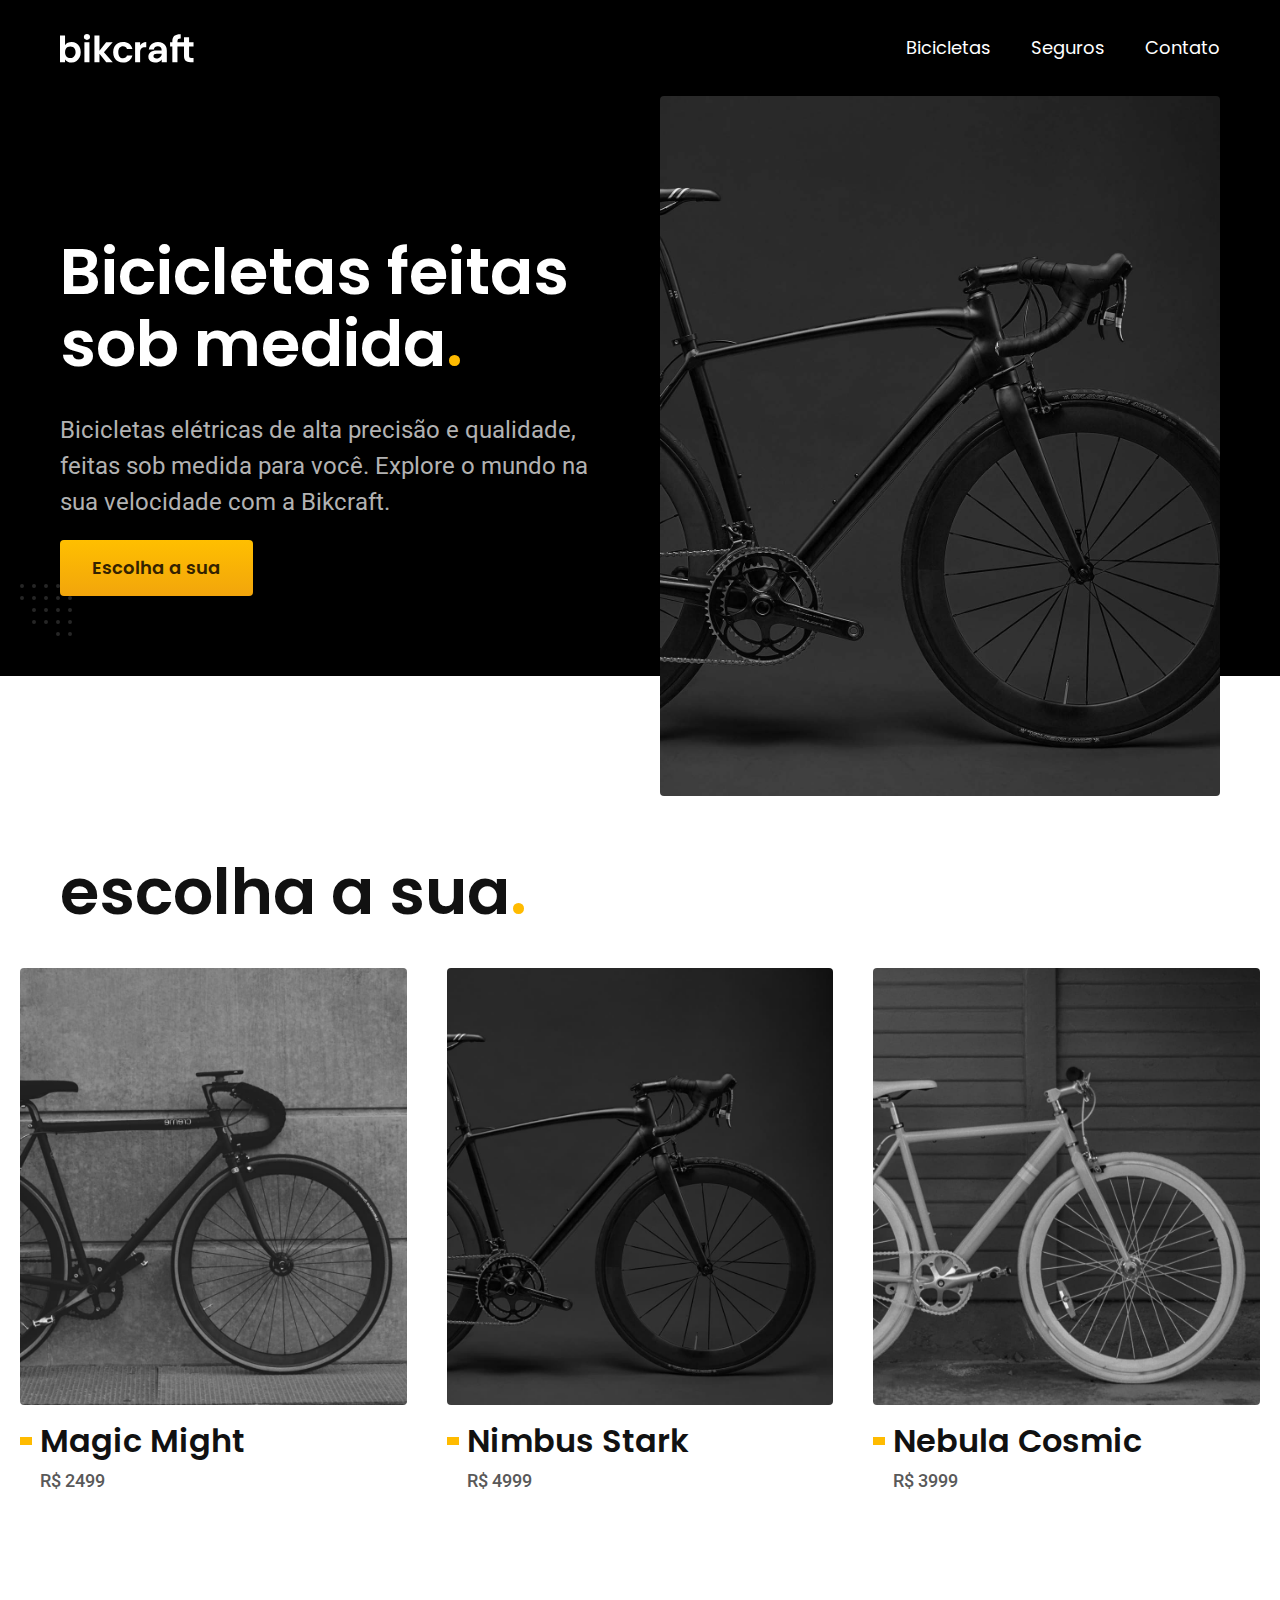
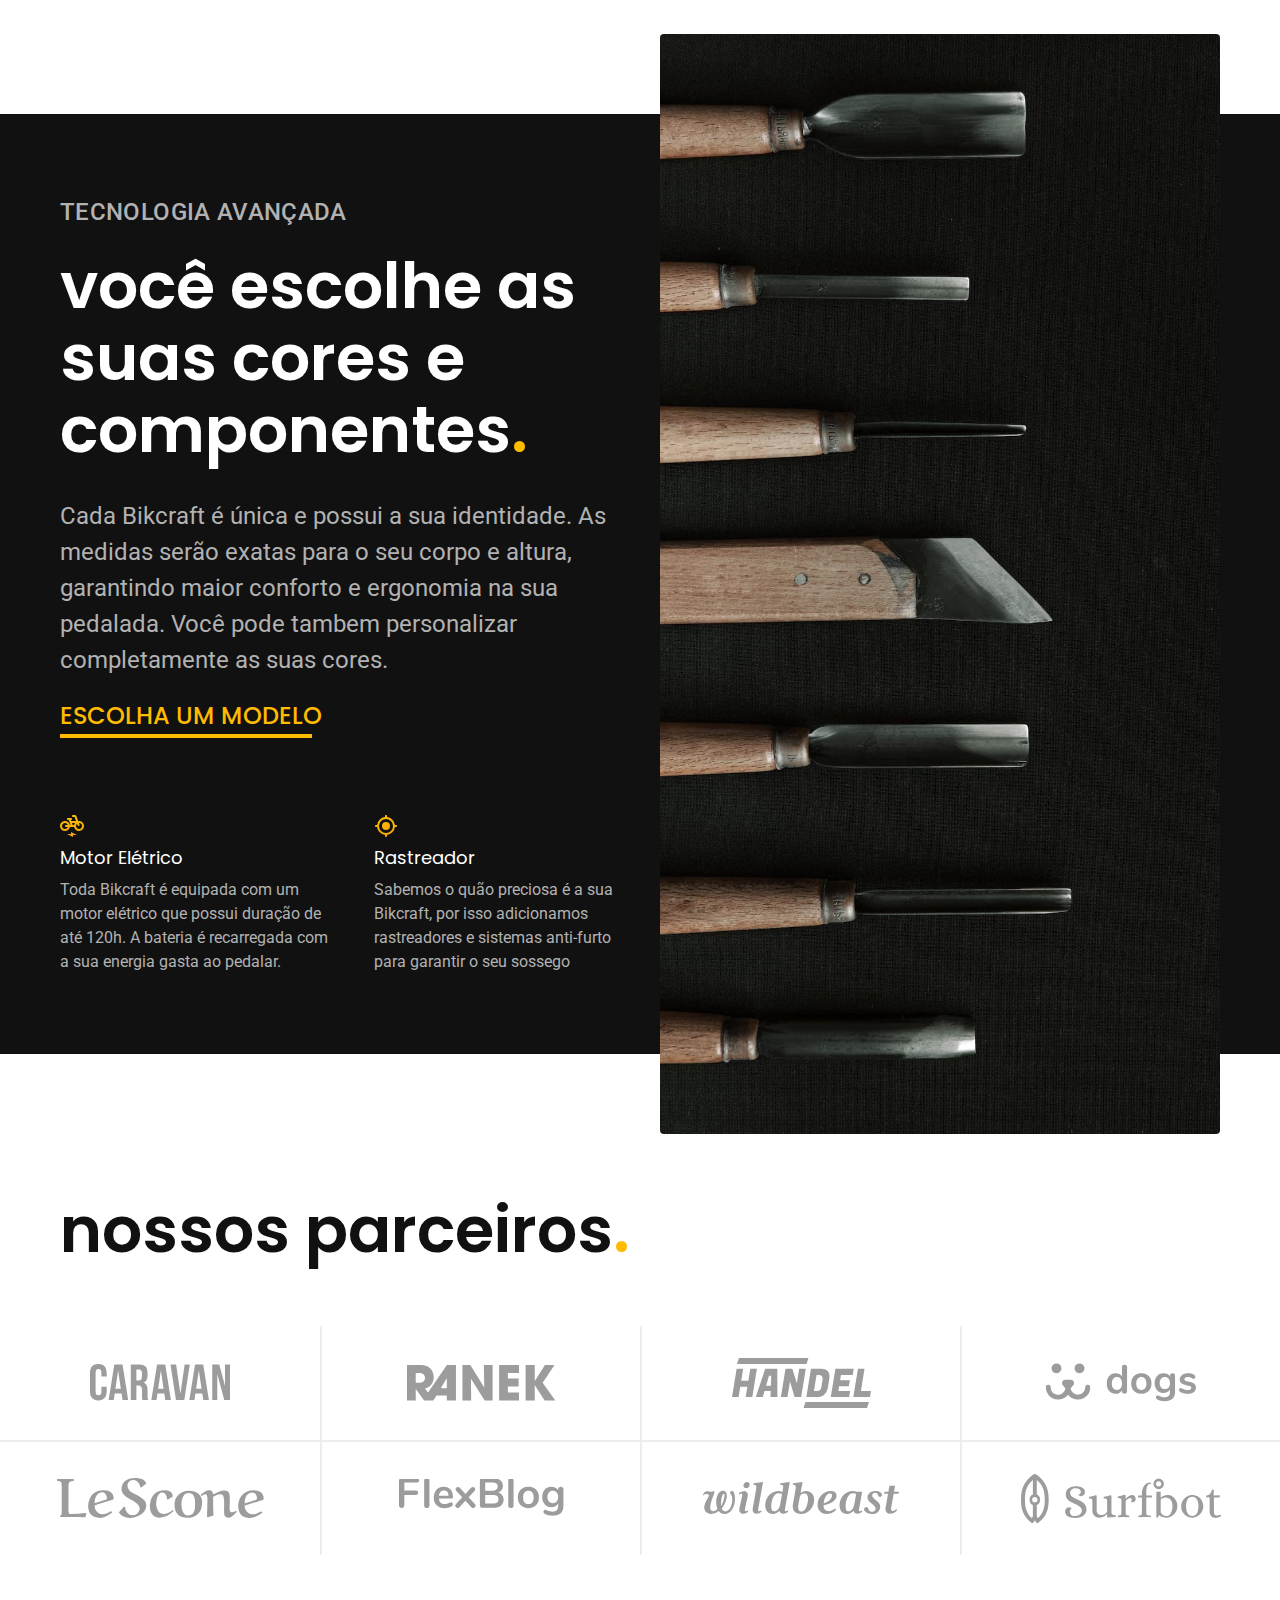
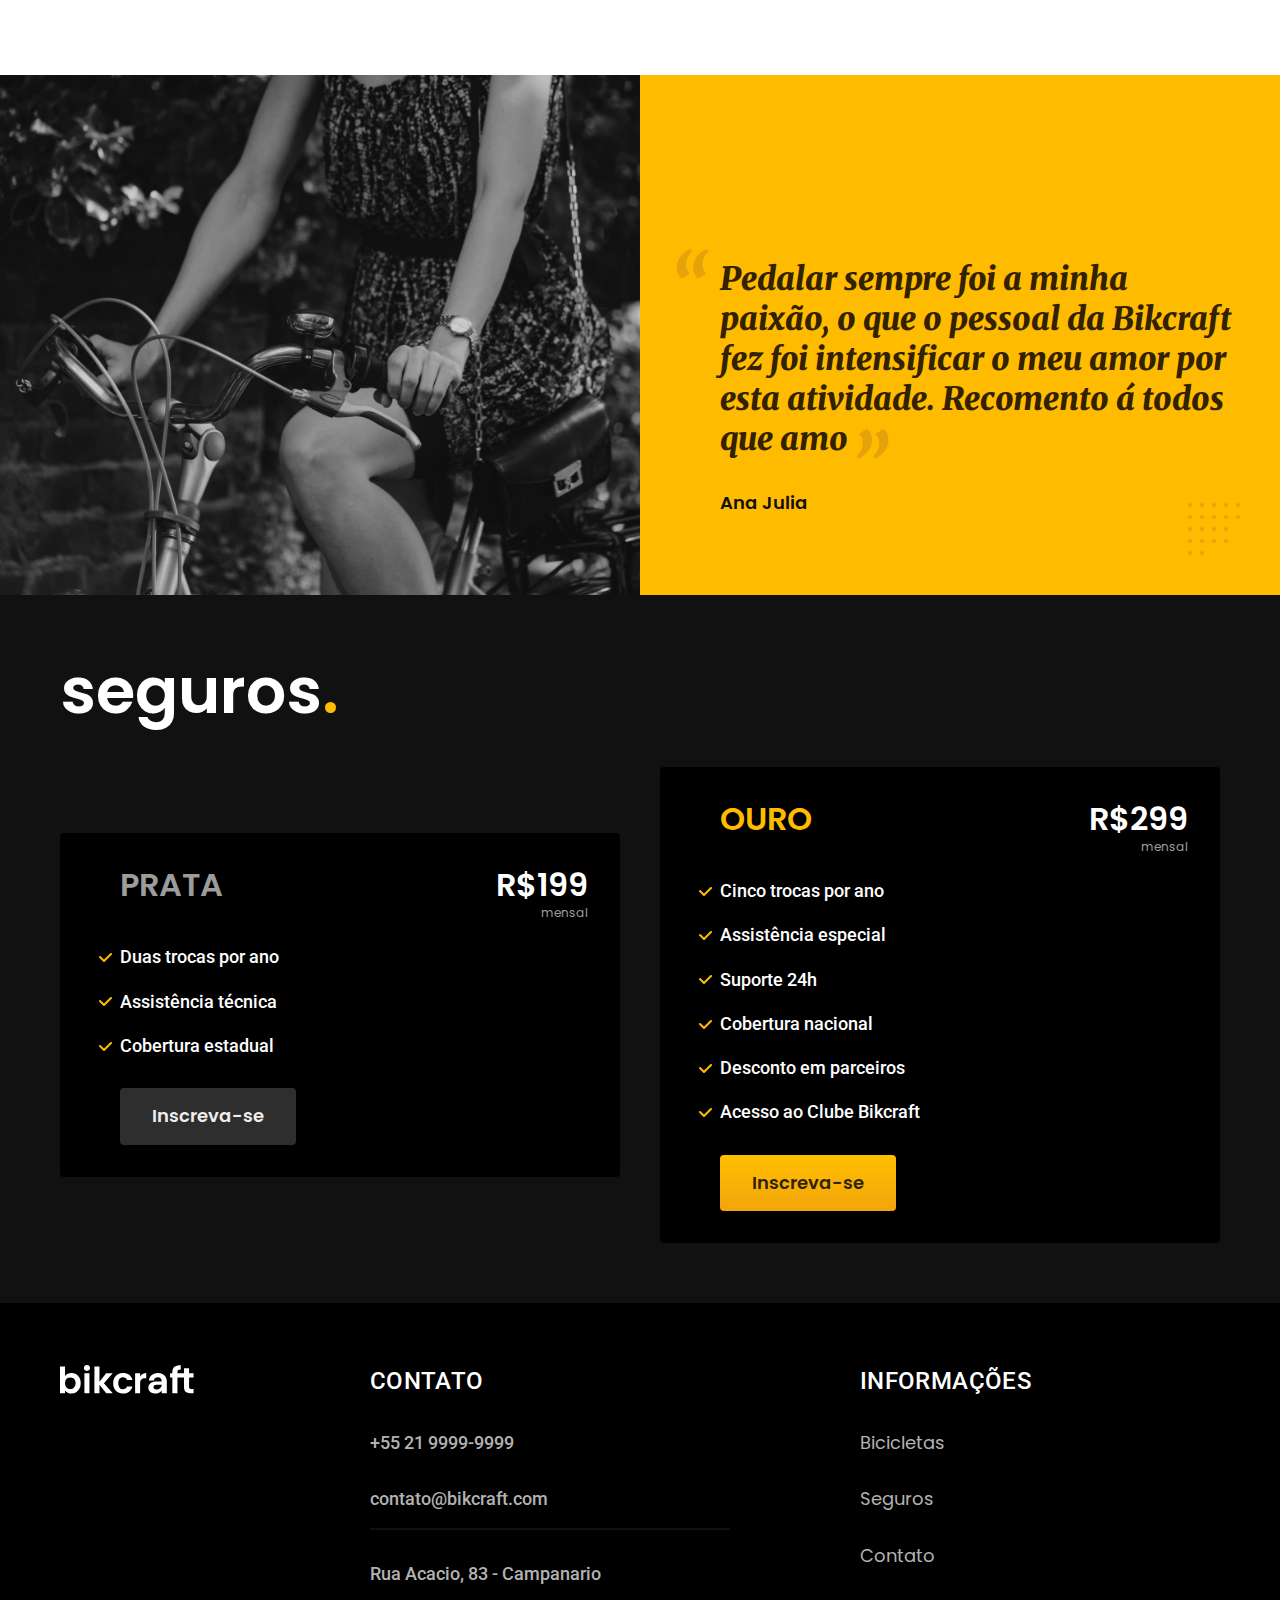
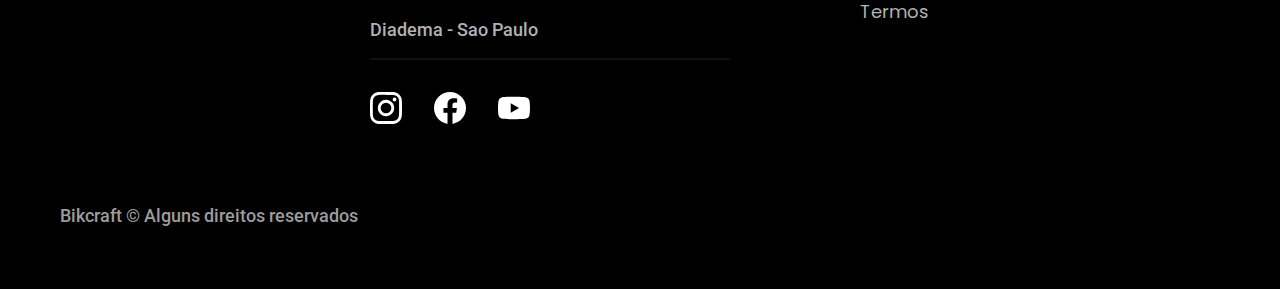
<file: index.html>
<!DOCTYPE html>
<html lang="pt-br">

<head>
  <meta charset="UTF-8">
  <meta http-equiv="X-UA-Compatible" content="IE=edge">
  <meta name="viewport" content="width=device-width, initial-scale=1.0">
  <meta name="description" content="Bicicletas elétricas de alta precisao e qualidade, feitas sob medida para o cliente. Explore o mundo na sua velocidade com a Bikcraft.">

  <link rel="preload" href="../css/style.min.css" as="style">
  <link rel="stylesheet" href="../css/style.min.css">

  <!--FONTS-->
  <link rel="preconnect" href="https://fonts.googleapis.com">
  <link rel="preconnect" href="https://fonts.gstatic.com" crossorigin>
  <link href="https://fonts.googleapis.com/css2?family=Merriweather:ital,wght@1,900&family=Poppins:wght@400;600&family=Roboto:wght@400;500&display=swap" rel="stylesheet">

  <title>Bikecraft - Bicicletas Elétricas</title>

  <script>
    document.documentElement.classList.add('js')
  </script>

</head>

<body>

  <header class="header-bg">
    <div class="header container">
      <a href="../"> <img src="../img/bikcraft.svg" width="136" height="32" alt="Bikecraft"></a>

      <nav aria-label="primaria">
        <ul class="header-menu font-1-m cor-0">
          <li><a href="../bicicletas.html">Bicicletas</a></li>
          <li><a href="../seguros.html">Seguros</a></li>
          <li><a href="../contato.html">Contato</a></li>
        </ul>
      </nav>
    </div>
  </header>

  <main class="introducao-bg">
    <div class="introducao container">
      <div class="introducao-conteudo">
        <h1 class="font-1-xxl cor-0 fadeInDown" data-anime="200">Bicicletas feitas sob medida<span class="cor-p1">.</span></h1>
        <p class="font-2-l cor-5 fadeInDown" data-anime="400">Bicicletas elétricas de alta precisão e qualidade, feitas sob medida para você.
          Explore o mundo na sua velocidade com a Bikcraft.
        </p>
        <a class="botao fadeInDown" href="../bicicletas.html" data-anime="600">Escolha a sua</a>
      </div>

      <picture data-anime="800" class="fadeInDown">
        <source media="(max-width: 800px)" srcset="../img/bicicletas/nimbus.jpg">
        <img src="../img/fotos/introducao.jpg" width="1280" height="1600" alt="Bicicletas elétricas preta.">
      </picture>
    </div>
  </main>

  <article class="bicicletas-lista">
    <h2 class="font-1-xxl container">escolha a sua<span class="cor-p1">.</span></h2>
    <ul>
      <li>
        <a href="../bicicletas/magic.html">
          <img src="../img/bicicletas/magic-home.jpg" width="920" height="1040" alt="Bicicleta preta">
          <h3 class="font-1-xl">Magic Might</h3>
          <span class="font-2-m cor-8">R$ 2499</span>
        </a>
      </li>

      <li>
        <a href="../bicicletas/nimbus.html">
          <img src="../img/bicicletas/nimbus-home.jpg" width="920" height="1040" alt="Bicicleta preta">
          <h3 class="font-1-xl">Nimbus Stark</h3>
          <span class="font-2-m cor-8">R$ 4999</span>
        </a>
      </li>

      <li>
        <a href="../bicicletas/nebula.html">
          <img src="../img/bicicletas/nebula-home.jpg" width="920" height="1040" alt="Bicicleta preta">
          <h3 class="font-1-xl">Nebula Cosmic</h3>
          <span class="font-2-m cor-8">R$ 3999</span>
        </a>
      </li>
    </ul>
  </article>

  <article class="tecnologia-bg">
    <div class="tecnologia container">
      <div class="tecnologia-conteudo">
        <span class="font-2-l-b cor-5">Tecnologia Avançada</span>
        <h2 class="font-1-xxl cor-0">você escolhe as suas cores e componentes<span class="cor-p1">.</span></h2>
        <p class="font-2-l cor-5">Cada Bikcraft é única e possui a sua identidade. As medidas serão exatas para o seu
          corpo e altura, garantindo maior conforto e ergonomia na sua pedalada. Você
          pode tambem personalizar completamente as suas cores.
        </p>
        <a class="link" href="../bicicletas.html">Escolha um modelo</a>

        <div class="tecnologia-vantagens">
          <div>
            <img src="../img/icones/eletrica.svg" width="24" height="24" alt="">
            <h3 class="font-1-m cor-0">Motor Elétrico</h3>
            <p class="font-2-s cor-5">Toda Bikcraft é equipada com um motor elétrico que possui duração de até 120h. A bateria é recarregada com a sua energia gasta ao pedalar.</p>
          </div>

          <div>
            <img src="../img/icones/rastreador.svg" width="24" height="24" alt="">
            <h3 class="font-1-m cor-0">Rastreador</h3>
            <p class="font-2-s cor-5">Sabemos o quão preciosa é a sua Bikcraft, por isso adicionamos rastreadores e sistemas anti-furto para garantir o seu sossego</p>
          </div>
        </div>
      </div>
      <div class="tecnologia-imagem">
        <img src="../img/fotos/tecnologia.jpg" width="1200" height="1920" alt="">
      </div>
    </div>
  </article>

  <section class="parceiros" aria-label="Nossos Parceiros">
    <h2 class="font-1-xxl container">nossos parceiros<span class="cor-p1">.</span></h2>
    <ul>
      <li><img src="../img/parceiros/caravan.svg" width="140" height="38" alt="caravan"></li>
      <li><img src="../img/parceiros/ranek.svg" width="149" height="36" alt="ranek"></li>
      <li><img src="../img/parceiros/handel.svg" width="139" height="50" alt="handel"></li>
      <li><img src="../img/parceiros/dogs.svg" width="152" height="39" alt="dogs"></li>
      <li><img src="../img/parceiros/lescone.svg" width="208" height="41" alt="lescone"></li>
      <li><img src="../img/parceiros/flexblog.svg" width="165" height="38" alt="flexblog"></li>
      <li><img src="../img/parceiros/wildbeast.svg" width="196" height="34" alt="wildbeast"></li>
      <li><img src="../img/parceiros/surfbot.svg" width="200" height="49" alt="surfbot"></li>
    </ul>
  </section>

  <section class="depoimento" aria-label="Depoimento">
    <div>
      <img src="../img/fotos/depoimento.jpg" width="1560" height="1360" alt="Pessoa pedalando uma bicicleta Bikcraft">
    </div>
    <div class="depoimento-conteudo">
      <blockquote class="font-1-xl cor-p5">
        <p>Pedalar sempre foi a minha paixão, o que o pessoal da Bikcraft fez foi intensificar o meu amor por esta atividade. Recomento á todos que amo</p>
      </blockquote>
      <span class="font-1-m-b cor-p4">Ana Julia</span>
    </div>
  </section>

  <article class="seguros-bg">
    <div class="seguros container">
      <h2 class="font-1-xxl cor-0">seguros<span class="cor-p1">.</span></h2>
      <div class="seguros-item">
        <h3 class="font-1-xl cor-6">PRATA</h3>
        <span class="font-1-xl cor-0">R$199 <span class="font-1-xs cor-6">mensal</span></span>
        <ul class="font-2-m cor-0">
          <li>Duas trocas por ano</li>
          <li>Assistência técnica</li>
          <li>Cobertura estadual</li>
        </ul>
        <a class="botao secundario" href="../orcamento.html">Inscreva-se</a>
      </div>

      <div class="seguros-item">
        <h3 class="font-1-xl cor-p1">OURO</h3>
        <span class="font-1-xl cor-0">R$299 <span class="font-1-xs cor-6">mensal</span></span>
        <ul class="font-2-m cor-0">
          <li>Cinco trocas por ano</li>
          <li>Assistência especial</li>
          <li>Suporte 24h</li>
          <li>Cobertura nacional</li>
          <li>Desconto em parceiros</li>
          <li>Acesso ao Clube Bikcraft</li>
        </ul>
        <a class="botao" href="../orcamento.html">Inscreva-se</a>
      </div>
    </div>
  </article>

  <footer class="footer-bg">
    <div class="footer container">
      <img src="../img/bikcraft.svg" width="136" height="32" alt="Bikcraft">
      <div class="footer-contato">
        <h3 class="font-2-l-b cor-0">contato</h3>
        <ul class="font-2-m cor-5">
          <li><a href="tel+5521999999999">+55 21 9999-9999</a></li>
          <li><a href="mailto:contato@bikcraft.com">contato@bikcraft.com</a></li>
          <li>Rua Acacio, 83 - Campanario</li>
          <li>Diadema - Sao Paulo</li>
        </ul>
        <div class="footer-redes">
          <a href="../">
            <img src="../img/redes/instagram.svg" width="32" height="32" alt="instagram">
          </a>
          <a href="../">
            <img src="../img/redes/facebook.svg" width="32" height="32" alt="Facebook">
          </a>

          <a href="../">
            <img src="../img/redes/youtube.svg" width="32" height="32" alt="Youtube">
          </a>
        </div>
      </div>
      <div class="footer-informacoes">
        <h3 class="font-2-l-b cor-0">Informações</h3>
        <nav>
          <ul class="font-1-m cor-5">
            <li> <a href="../bicicletas.html">Bicicletas</a></li>
            <li> <a href="./seguros.html">Seguros</a></li>
            <li> <a href="./contato.html">Contato</a></li>
            <li> <a href="./termos.html">Termos</a></li>
          </ul>
        </nav>
      </div>
      <p class=" footer-copy font-2-m cor-6">Bikcraft © Alguns direitos reservados</p>
    </div>
  </footer>

  <script src="./js/plugins/simple-anime.js"></script>

  <script src="./js/app.js"></script>
</body>

</html>
</file>
<file: css/style.min.css>
.header-bg{background-color:var(--cor-12)}.header{display:flex;flex-wrap:wrap;gap:20px;justify-content:space-between;align-items:center;padding-top:20px;padding-bottom:20px}.header-menu{display:flex;gap:40px;flex-wrap:wrap}.header-menu a{padding:16px 0;position:relative;display:inline-block;color:var(--cor-0)}.header-menu a::after{content:'';position:absolute;display:block;height:2px;width:0;background-color:var(--cor-0);margin-top:4px;transition:.3s}.header-menu a.ativo::after,.header-menu a:hover:after{width:100%}.font-1-xs{font:400 0.75rem/1.35 Poppins,sans-serif}.font-2-xs{font:400 0.875rem/1.4 Roboto,sans-serif}.font-1-s{font:400 1rem/1.5 Poppins,sans-serif}.font-2-s{font:400 1rem/1.5 Roboto,sans-serif}.font-1-m,.font-1-m-b{font:400 1.125rem/1.35 Poppins,sans-serif}.font-1-m-b{font-weight:600}.font-2-m{font:500 1.125rem/1.35 Roboto,sans-serif}.font-1-l{font:400 1.5rem/1.5 Poppins,sans-serif}.font-2-l,.font-2-l-b{font:400 1.5rem/1.5 Roboto,sans-serif}.font-2-l-b{font-weight:500;letter-spacing:.015em;text-transform:uppercase}.font-1-xl{font:600 2rem/1.25 Poppins,sans-serif}.font-2-xl{font:500 2rem/1.125 Roboto,sans-serif}.font-1-xxl{font:600 4rem/1.125 Poppins,sans-serif}.tecnologia-bg{background-color:var(--cor-11);box-shadow:inset 0 80px var(--cor-0),inset 0 -80px var(--cor-0)}.tecnologia{display:grid;grid-template-columns:1fr 1fr;gap:40px}.tecnologia-imagem img{width:100%;height:100%;object-fit:cover;object-position:left}.tecnologia-conteudo{padding-top:160px;padding-bottom:160px}.tecnologia-conteudo>span{margin-bottom:20px;display:block}.tecnologia-conteudo h2{margin-bottom:32px}.tecnologia-conteudo>p{margin-bottom:20px}.tecnologia a{display:block;margin-bottom:80px}.tecnologia-vantagens{display:flex;gap:40px}.tecnologia-vantagens h3{margin-bottom:8px;width:max-content}.tecnologia-vantagens img{width:24px;margin-bottom:8px}.parceiros{padding-top:60px;padding-bottom:120px}.parceiros h2{margin-bottom:60px}.parceiros ul{max-width:1400px;margin:0 auto;display:grid;grid-template-columns:repeat(4,1fr)}.parceiros li{padding:32px;display:flex;border-left:2px solid var(--cor-2)}.parceiros li:first-child,.parceiros li:nth-child(5){border-left:none}.parceiros li:nth-child(n+5){border-top:2px solid var(--cor-2)}.parceiros img{margin:auto}body{margin:0;font-family:Arial,Helvetica,sans-serif;color:#111}ul{padding:0;list-style:none}blockquote,dd,h1,h2,h3,h4,p,ul{margin:0}a{text-decoration:none;color:inherit}img{max-width:100%;height:auto;display:block}img[src$=".jpg"]{border-radius:4px}.footer-bg{background-color:var(--cor-12)}.footer{display:grid;grid-template-columns:3fr 5fr 4fr;gap:40px;padding-top:60px;padding-bottom:60px}.footer h3{margin-bottom:32px}.footer-contato ul{margin-bottom:32px}.footer-contato li:nth-child(2n):after{content:'';display:block;max-width:360px;height:2px;background:var(--cor-11);margin-top:16px}.footer li{margin-bottom:32px}.footer-redes{display:flex;gap:32px}.footer a:hover{color:var(--cor-0)}.footer-copy{grid-column:1/-1;margin-top:40px}:root{--cor-0:#ffffff;--cor-1:#f7f7f7;--cor-2:#ededed;--cor-3:#dedede;--cor-4:#cccccc;--cor-5:#b2b2b2;--cor-6:#9c9c9c;--cor-7:#717171;--cor-8:#595959;--cor-9:#404040;--cor-10:#2e2e2e;--cor-11:#111111;--cor-12:#000000;--cor-p1:#ffbb00;--cor-p2:#e4a30b;--cor-p3:#a66f00;--cor-p5:#664400;--cor-p5:#332200}.cor-0{color:var(--cor-0)}.cor-1{color:var(--cor-1)}.cor-2{color:var(--cor-2)}.cor-3{color:var(--cor-3)}.cor-4{color:var(--cor-4)}.cor-5{color:var(--cor-5)}.cor-6{color:var(--cor-6)}.cor-7{color:var(--cor-7)}.cor-8{color:var(--cor-8)}.cor-9{color:var(--cor-9)}.cor-10{color:var(--cor-10)}.cor-11{color:var(--cor-11)}.cor-12{color:var(--cor-12)}.cor-p1{color:var(--cor-p1)}.cor-p2{color:var(--cor-p2)}.cor-p3{color:var(--cor-p3)}.cor-p4{color:var(--cor-p4)}.cor-p5{color:var(--cor-p5)}.container{max-width:1200px;padding-left:20px;padding-right:20px;box-sizing:border-box;margin-left:auto;margin-right:auto}.botao{padding:16px 32px;display:inline-block;background:linear-gradient(#ffbf00 ,#f2a50c);border-radius:4px;box-shadow:0 1px 2px rgba(0,0,0,.1);color:var(--cor-p5);line-height:1.33;font:600 1.125rem/1.35 Poppins,sans-serif;max-width:max-content;border:none;cursor:pointer}.botao:hover{background:linear-gradient(#ffb60d ,#e59317)}.botao.secundario{background:var(--cor-10);color:var(--cor-2)}.botao.secundario:hover{background:var(--cor-9)}.botao.seta{display:flex;align-items:center}.botao.seta::after{content:'';display:inline-block;width:18px;height:10px;margin-left:12px;background:url('../img/icones/seta.svg');transform:transform .2s}.botao.seta:hover::after{transform:translateX(4px)}.link{display:inline-block;color:var(--cor-p1);font:500 1.5rem/1.5 Poppins,sans-serif;text-transform:uppercase;position:relative}.link::after{content:'';position:absolute;display:block;width:45%;height:4px;background-color:currentColor}.link:hover{color:var(--cor-0)}.titulo-bg{padding-top:60px;padding-bottom:60px;background-color:var(--cor-11)}.titulo{background:url('../img/dec/top-right.svg;') no-repeat top right 20px}.titulo p{margin-bottom:4px}.depoimento{display:grid;grid-template-columns:1fr 1fr;background-color:var(--cor-p1);overflow:hidden}.depoimento img{width:100%;height:100%;object-fit:cover;border-radius:0}.depoimento-conteudo{padding:40px 40px 80px 80px;align-self:flex-end;background:url('../img/dec/bottom-right-p.svg') no-repeat bottom 40px right 40px}.depoimento-conteudo p{max-width:32ch;font-family:Merriweather,sans-serif;font-style:italic;font-weight:900;margin-bottom:32px;position:relative}.depoimento p::after,.depoimento p::before{content:'“';font-size:5rem;color:var(--cor-p2);position:absolute}.depoimento p::before{content:'“';left:-50px;top:-20px}.depoimento p::after{content:'”'}.introducao-bg{background:var(--cor-12) url('../img/dec/bottom-left.svg') no-repeat bottom 160px left 20px;box-shadow:inset 0 -120px var(--cor-0)}.introducao{display:grid;grid-template-columns:1fr 1fr;gap:0 40px}.introducao p,a{grid-column:1}.introducao img{width:100%;height:100%;object-fit:cover;border-radius:4px}.introducao-conteudo{align-self:end;padding-bottom:200px}.introducao h1{margin-bottom:32px}.introducao p{margin-bottom:20px;color:#b2b2b2}.bicicletas-lista{padding-top:60px;padding-bottom:120px}.bicicletas-lista ul{display:flex;gap:40px;padding:0 20px 20px 20px;max-width:1400px;margin-left:auto;margin-right:auto;overflow-x:auto}#bicicleta .bicicletas-lista ul{padding:0 0 20px 0}.bicicletas-lista li{min-width:280px}.bicicletas-lista h2{margin-bottom:40px}.bicicletas-lista a{display:block}.bicicletas-lista img{margin-bottom:16px}.bicicletas-lista h3{margin-bottom:8px;display:flex;align-items:center}.bicicletas-lista h3::before{content:'';display:inline-block;width:12px;height:8px;margin-right:8px;background-color:var(--cor-p1);transition:width .2s}.bicicletas-lista a:hover h3::before{width:24px}.bicicletas-lista li span{padding-left:20px}.seguros-bg{background:var(--cor-11)}.seguros{padding-top:60px;padding-bottom:60px;display:grid;grid-template-columns:1fr 1fr;gap:40px;align-items:center}#seguros .seguros{padding-top:0}.seguros-item{background-color:var(--cor-12);padding:32px 32px 32px 60px;display:grid;grid-template-columns:1fr auto;border-radius:4px}.seguros-item h3{margin-bottom:40px}.seguros-item span{grid-column:2;display:block;text-align:right}.seguros-item ul{grid-template-columns:1/-1;margin-bottom:30px}.seguros-item a{grid-column:1/-1}.seguros h2{grid-column:1/-1}.seguros-item li+li{margin-top:20px}.seguros-item li{display:flex;align-items:center;position:relative}.seguros-item li::before{content:'';display:block;width:13px;height:9px;background-image:url('../img/icones/lista.svg');position:absolute;left:-21px}.vantagens-bg{background-color:var(--cor-12)}.vantagens{padding-top:120px;padding-bottom:120px}.vantagens h2{margin-bottom:60px}.vantagens ul{display:grid;grid-template-columns:repeat(auto-fit,minmax(280px,max-content));gap:40px 80px}.vantagens h3,.vantagens img{margin-bottom:8px}.perguntas{padding-bottom:120px;padding-top:120px}.perguntas h2{margin-bottom:60px}.perguntas dl>div{padding:20px;border-radius:4px}.perguntas dl>div:nth-child(odd){background-color:var(--cor-1)}.perguntas button{display:grid;grid-template-columns:auto 1fr auto;align-items:center;gap:8px;cursor:pointer;border:none;background:0 0;width:100%;text-align:left}.perguntas button::before{content:'';display:inline-block;width:12px;height:8px;background-color:var(--cor-p1)}.perguntas button::after{content:'';display:inline-block;width:12px;height:8px;background:url('../img/icones/seta-abrir.svg');transition:.3s}.perguntas button:hover::after,.perguntas button[aria-expanded=true]::after{transform:rotate(180deg)}.js .perguntas dd{display:none}.js .perguntas dd.ativa{display:block}.perguntas dd{padding-left:20px;padding-top:16px;max-width:80ch}.termos{padding-top:80px;padding-bottom:80px}.termos h2{font-weight:600;margin-bottom:20px}.termos p+h2{margin-top:40px}.termos p{margin-bottom:24px;max-width:75ch}.bicicletas-bg{background:linear-gradient(to right,var(--cor-0) 30%,var(--cor-11) 0)}.bicicletas{display:grid;grid-template-columns:1fr 1fr;gap:40px;padding-top:60px;padding-bottom:60px;background:url('../img/dec/top-right.svg') no-repeat top 40px right 20px}.bicicletas-imagem{display:grid}.bicicletas-imagem img{grid-area:1/1}.bicicletas-imagem span{grid-area:1/1;place-self:start end;margin-top:20px;display:inline-block;padding:8px 16px 8px 8px;background:var(--cor-12);border-radius:4px 0 0 4px}.bicicletas-conteudo{display:grid;grid-template-columns:1fr auto;align-content:start}.bicicletas h2,.bicicletas p{grid-column:1/-1}.bicicletas h2{margin-bottom:20px}.bicicletas h2::before{content:'';display:block;width:12px;height:8px;background-color:var(--cor-p1);margin-bottom:8px}.bicicletas p{margin-bottom:32px}.bicicletas a{place-self:end}.bicicletas li{display:flex;align-items:center}.bicicletas ul{display:grid;gap:16px}.bicicletas-conteudo img{width:24px;margin-right:8px}.bicicleta{display:grid;grid-template-columns:1fr 1fr;align-items:start;gap:40px;padding-top:60px;padding-bottom:60px}#bicicleta .titulo p{text-transform:uppercase}.bicicleta-imagens{display:flex;flex-wrap:wrap;gap:20px}.bicicleta-imagens img{flex:1;min-width:200px}.bicicleta-imagens img:first-child{min-width:100%}.bicicleta-conteudo>p{margin-bottom:32px}.bicicleta-comprar{display:grid;grid-template-columns:max-content auto;align-items:center;justify-items:start;gap:8px 12px;margin-bottom:40px}.bicicleta-comprar a{grid-row:span 2}.bicicleta-comprar span{display:flex;align-items:center;background-color:var(--cor-12);padding:4px 8px;border-radius:4px;gap:8px}.bicicleta-conteudo h2{text-transform:uppercase;letter-spacing:.015em;margin-bottom:12px}.bicicleta-ficha,.bicicleta-informacoes{padding:32px;background-color:var(--cor-12);border-radius:4px}.bicicleta-informacoes{margin-bottom:40px;display:grid;grid-template-columns:1fr 1fr;gap:32px}.bicicleta-informacoes img{max-width:24px;margin-bottom:8px}.bicicleta-informacoes h2{margin-bottom:8px}.bicicleta-ficha li{padding:4px 0;display:flex;justify-content:space-between;border-bottom:1px solid var(--cor-11)}.bicicleta-ficha li:last-child{border-bottom:none}.bicicleta-ficha span{color:var(--cor-6)}.seguro-bg{background-color:var(--cor-11);box-shadow:inset 0 120px var(--cor-0),inset 0 -120px var(--cor-12)}.seguro-conteudo{padding-top:180px;padding-bottom:180px}.seguro{display:grid;grid-template-columns:1fr 1fr;gap:40px}.seguro-imagem img{width:100%;height:100%;object-fit:cover}.seguro h2{margin-bottom:32px}.seguro p{margin-bottom:20px}#contato{background:linear-gradient(var(--cor-11) 600px,var(--cor-1) 0)}.contato{display:grid;grid-template-columns:5fr 7fr}.contato-dados,.contato-formulario{padding:60px;box-shadow:0 1px 2px rgba(0,0,0,.1)}.contato-dados{border-radius:5px 0 0 5px;background:var(--cor-12);background:var(--cor-0) url('../img/dec/bottom-left.svg') no-repeat bottom 20px left 20px}.contato-formulario{border-radius:0 5px 5px 0;background:var(--cor-0) url('../img/dec/bottom-right.svg') no-repeat bottom 20px right 20px}.contato-dados h2{margin-bottom:60px}.contato-endereco{margin-bottom:32px;background:url('../img/icones/local.svg') no-repeat 0 2px;padding-left:28px}.contato-endereco p{margin-bottom:8px}.contato-meios a{display:block;max-width:max-content;margin-bottom:8px;padding-left:28px}.contato-meios a:hover{background:var(--cor-0)}.contato-meios a:first-child{background:url('../img/icones/email.svg') no-repeat 0 2px}.contato-meios a:nth-child(2){margin-bottom:32px}.contato-meios a:nth-child(3){background:url('../img/icones/telefone.svg') no-repeat 0 2px;margin-bottom:60px}.contato-redes{display:flex;gap:32px;padding-left:28px}.lojas{display:grid;grid-template-columns:1fr 1fr;gap:0 40px;padding-top:120px;padding-bottom:120px}.lojas h2{grid-column:1/-1;margin-bottom:60px}.lojas img{border-radius:4px 4px 0 0}.lojas-item{border-radius:4px;background:var(--cor-0);box-shadow:0 1px 2px rgba(0,0,0,.1)}.lojas-conteudo{display:grid;grid-template-columns:1fr 1fr;gap:32px 16px;padding:32px}.lojas-tempo{display:flex;align-items:center;gap:8px}.lojas-conteudo h3,.lojas-tempo{grid-column:1/-1}.lojas-dados a{display:block}.lojas-dados{display:grid;gap:8px;border-left:2px solid var(--cor-2);padding-left:12px}.form{display:grid;grid-template-columns:1fr 1fr;gap:20px}.form label{display:block;font:400 1rem/1.5 Poppins,sans-serif;margin-bottom:4px}.form .col-2{grid-column:span 2}.form input[type=email],.form input[type=text],.form textarea{font:400 1rem/1.5 Roboto,sans-serif;border:1px solid var(--cor-2);background:var(--cor-1);border-radius:4px;padding:12px;width:100%;box-sizing:border-box}.form input[type=email]:focus,.form input[type=text]:focus,.form textarea:focus{outline:0;border-color:var(--cor-p1);background:var(--cor-0);box-shadow:0 0 0 2px #fea}#orcamento{background:linear-gradient(var(--cor-11) 600px,var(--cor-1) 0)}.orcamento{display:grid;grid-template-columns:5fr 7fr;padding-bottom:120px}.orcamento h2{text-transform:uppercase;position:relative;display:flex;align-items:center}.orcamento h2::before{content:'';display:inline-block;width:4px;height:8px;background-color:var(--cor-p1);position:absolute;left:-12px}.orcamento-dados,.orcamento-produto{padding:60px;box-shadow:0 1px 2px rgba(0,0,0,.1)}.orcamento-produto{border-radius:5px 0 0 5px;display:grid;grid-template-columns:1fr 1fr;align-content:start;gap:20px;background:var(--cor-12) url('../img/dec/bottom-left.svg') no-repeat bottom 20px left 20px}.orcamento-produto>*{grid-column:1/-1}.orcamento-produto>label{grid-column:initial}.orcamento-produto label{font:400 1rem/1.5 Poppins,sans-serif;color:var(--cor-4);background-color:var(--cor-10);display:grid;grid-template-columns:auto 1fr auto;align-items:center;padding:12px 16px;border-radius:4px;cursor:pointer;border:1px solid var(--cor-10)}.orcamento-produto label:hover{background-color:var(--cor-9);border-color:var(--cor-9)}.orcamento-produto input:focus+label{box-shadow:0 0 0 2px var(--cor-p1);border-color:var(--cor-12)}.orcamento-produto input:checked+label{background:var(--cor-0);color:var(--cor-11)}.orcamento-produto input{opacity:0;position:absolute;pointer-events:none}.orcamento-produto label::before{content:'';display:inline-block;width:12px;height:12px;border:1px solid var(--cor-6);box-sizing:border-box;border-radius:50%;margin-right:8px}.orcamento-produto label span{display:none}.orcamento-produto input:checked+label span{display:inline-block}.orcamento-produto input:checked+label::before{border-color:var(--cor-7);box-shadow:inset 0 0 0 3px var(--cor-0),inset 0 0 0 6px var(--cor-7)}.orcamento-dados{border-radius:0 5px 5px 0;background:var(--cor-0) url('../img/dec/bottom-right.svg') no-repeat bottom 20px right 20px}#bikcraft:checked~#orcamento-bikcraft,#seguro:checked~#orcamento-seguro{display:grid;gap:20px}.orcamento-conteudo{display:none}.orcamento-conteudo h2,.orcamento-dados h2:nth-of-type(n+2){margin-top:20px}.orcamento-detalhes{background:var(--cor-0);padding:20px;display:none;grid-template-columns:1fr 1fr;align-items:center;border-radius:4px}.orcamento-detalhes li{display:flex;align-items:center;margin-bottom:8px}.orcamento-detalhes li img{width:16px;margin-right:8px}.orcamento-produto input:checked+label+.orcamento-detalhes{display:grid}.js .fadeInDown{transform:translate3d(0,-20px,0)}.js .fadeInUp{transform:translate3d(0,20px,0)}.js .fadeInRight{transform:translate3d(20px,0,0)}.js.fadeInLeft{transform:translate3d(-20px,0,0)}.js [data-anime]{opacity:0}.js .anime{opacity:1;transform:none;transition:transform .8s,opacity .8s}@media(min-width:1200px){.depoimento img{max-height:520px}}@media(max-width:1200px){.fonte-1-xxl{font-size:3rem}.font-2-l,.font-2-l-b{font-size:1.125rem}.orcamento-dados,.orcamento-produto{padding:32px}}@media(max-width:800px){.introducao-bg{background:var(--cor-11);padding-top:40px;box-shadow:inset 0 -60px #fff}.header-menu{gap:20px}.header-menu a{background:var(--cor-11);padding:12px 16px;border-radius:4px}.header-menu a:hover{background-color:var(--cor-10)}.header-menu a::after{display:none}.introducao{grid-template-columns:1fr;gap:32px}.introducao-conteudo{padding-bottom:0}.font-1-xxl{font-size:2rem;margin-bottom:16px}.font-1-xl,.font-2-xl{font-size:1.5rem}.introducao img{height:300px;width:100%}.bicicletas-lista{padding-bottom:60px}.bicicletas-lista ul{gap:20px}.tecnologia-bg{box-shadow:initial}.tecnologia{grid-template-columns:1fr}.tecnologia-conteudo{padding-top:60px;padding-bottom:60px}.tecnologia-imagem{display:none}.tecnologia a{margin-bottom:60px}.parceiros{padding-bottom:60px}.parceiros h2{margin-bottom:20px}.parceiros ul{grid-template-columns:repeat(2,1fr)}.parceiros li{padding:20px}.parceiros li:nth-child(n+3){border-top:2px solid var(--cor-2)}.parceiros li:nth-child(odd){border-left:none}.depoimento{grid-template-columns:1fr;text-align:center}.depoimento-conteudo{padding:40px 20px;justify-self:center}.depoimento img{height:200px}.depoimento p::before{left:-45px}.seguros{grid-template-columns:1fr}.footer>img{display:none}.footer{grid-template-columns:1fr 1fr}.titulo-bg{padding-top:40px;padding-bottom:40px}.titulo p{font-size:1rem;text-transform:lowercase;font-weight:400}.bicicletas{grid-template-columns:1fr;gap:20px;padding-top:40px;padding-bottom:40px}.vantagens{padding-top:60px;padding-bottom:60px}.vantagens h2{margin-bottom:40px}.perguntas{padding-top:60px;padding-bottom:60px}.perguntas h2{margin-bottom:40px}.bicicleta{grid-template-columns:1fr;padding-top:40px;padding-bottom:40px}.bicicleta-imagens{grid-row:2}.seguro-bg{box-shadow:inset 0 -60px var(--cor-12)}.seguro{grid-template-columns:1fr}.seguro-conteudo{grid-row:1;padding-top:40px;padding-bottom:0}.lojas{gap:20px;padding-top:60px;padding-bottom:60px}.lojas h2{margin-bottom:32px}.lojas-conteudo{grid-template-columns:1fr}.orcamento{grid-template-columns:1fr}.orcamento-produto{border-radius:5px 5px 0 0;background:var(--cor-12)}.orcamento-dados{border-radius:0 0 5px 5px}}@media(max-width:600px){.header-menu{gap:12px}.header-menu a{font-size:14px;padding:8px 12px}.botao{padding:12px 16px;font-size:1rem}.tecnologia-vantagens{flex-direction:column}.footer{grid-template-columns:1fr;gap:60px}.footer-copy{margin-top:0}.bicicletas-bg{background:var(--cor-11)}.bicicletas-conteudo{grid-template-columns:1fr}.bicicletas ul{grid-template-columns:1fr 1fr;margin-bottom:32px;font-size:1rem}.bicicletas a{place-self:start}.contato{grid-template-columns:1fr}.contato-dados,.contato-formulario{padding:20px}.contato-dados{border-radius:5px 5px 0 0;background:var(--cor-12)}.contato-formulario{border-radius:0 0 5px 5px}.contato-dados h2,.contato-meios a:nth-child(3){margin-bottom:32px}.contato-redes{margin-bottom:12px}.form{grid-template-columns:1fr}.form .col-2{grid-column:1}.lojas{grid-template-columns:1fr}}@media (max-width:400px){.depoimento p::before{left:-35px}.bicicleta-informacoes{grid-template-columns:1fr}.bicicleta-comprar{grid-template-columns:1fr}.orcamento-produto{grid-template-columns:1fr}}
</file>
